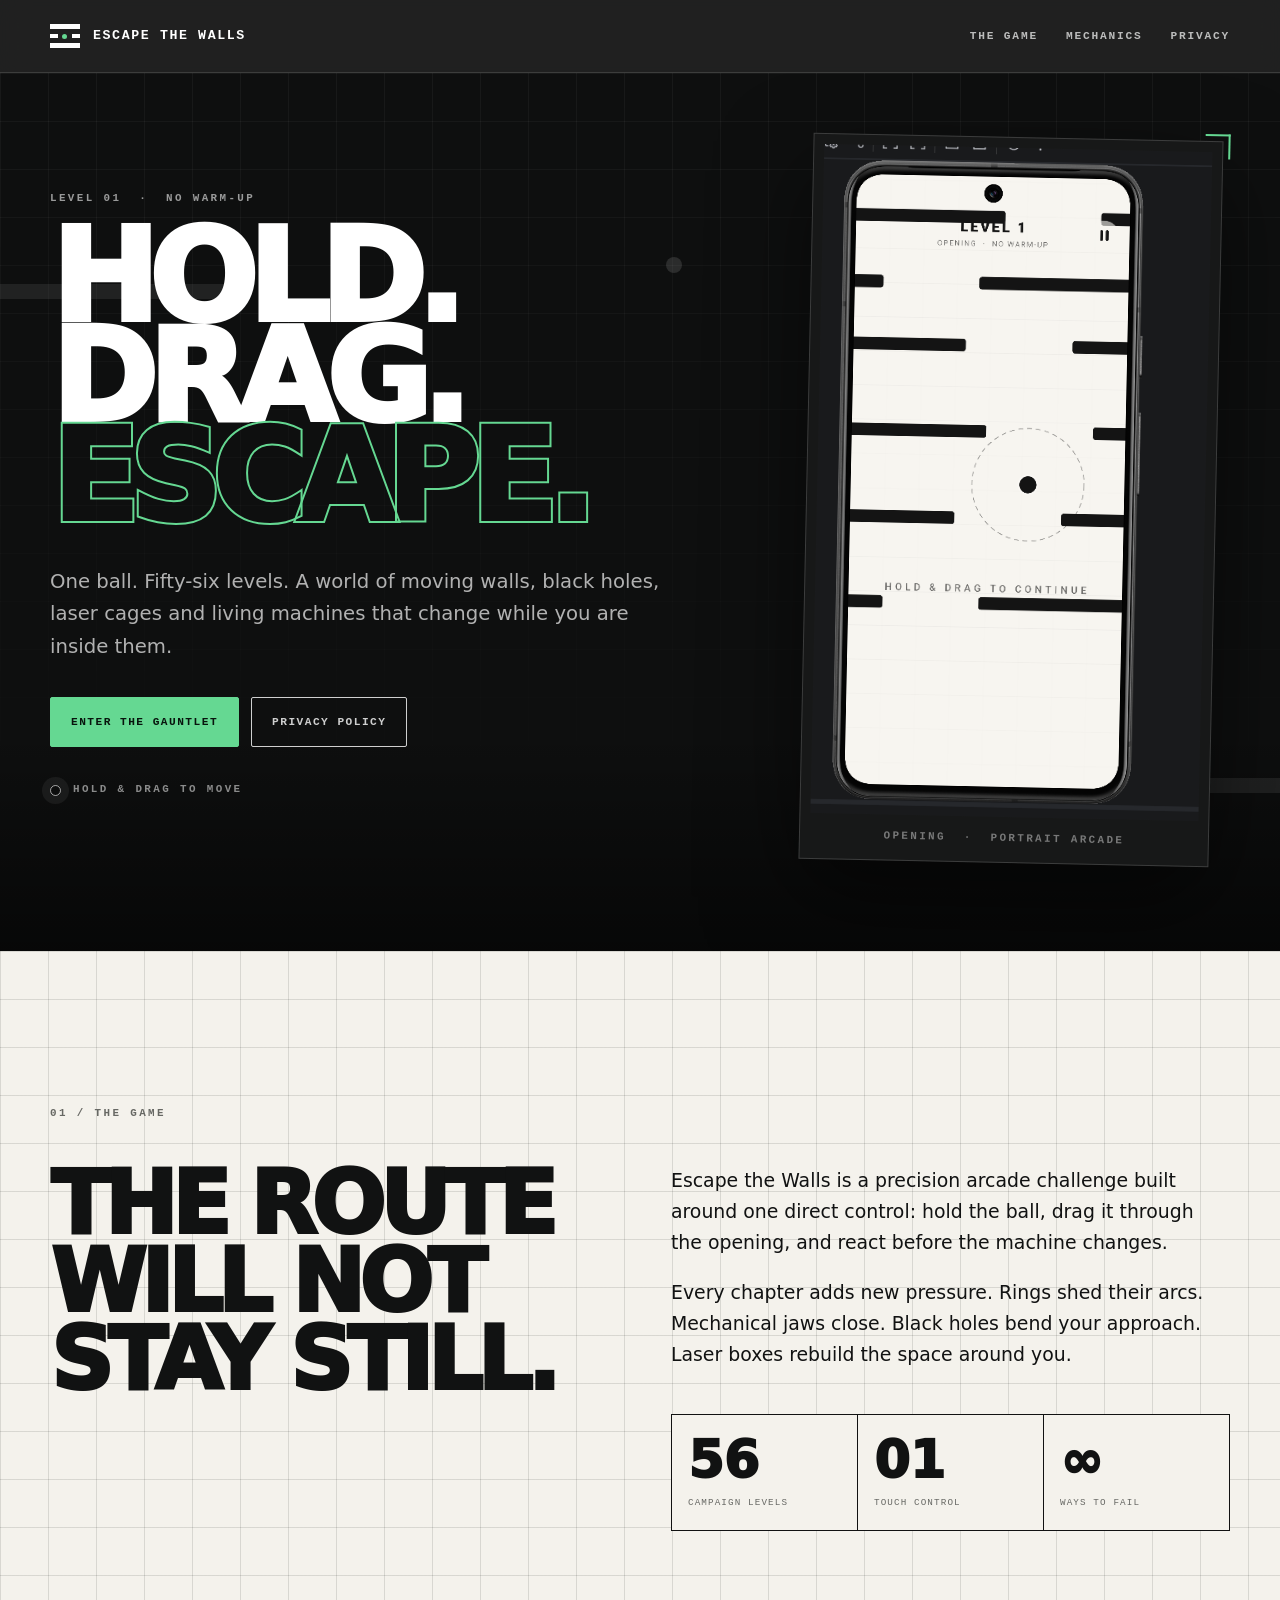
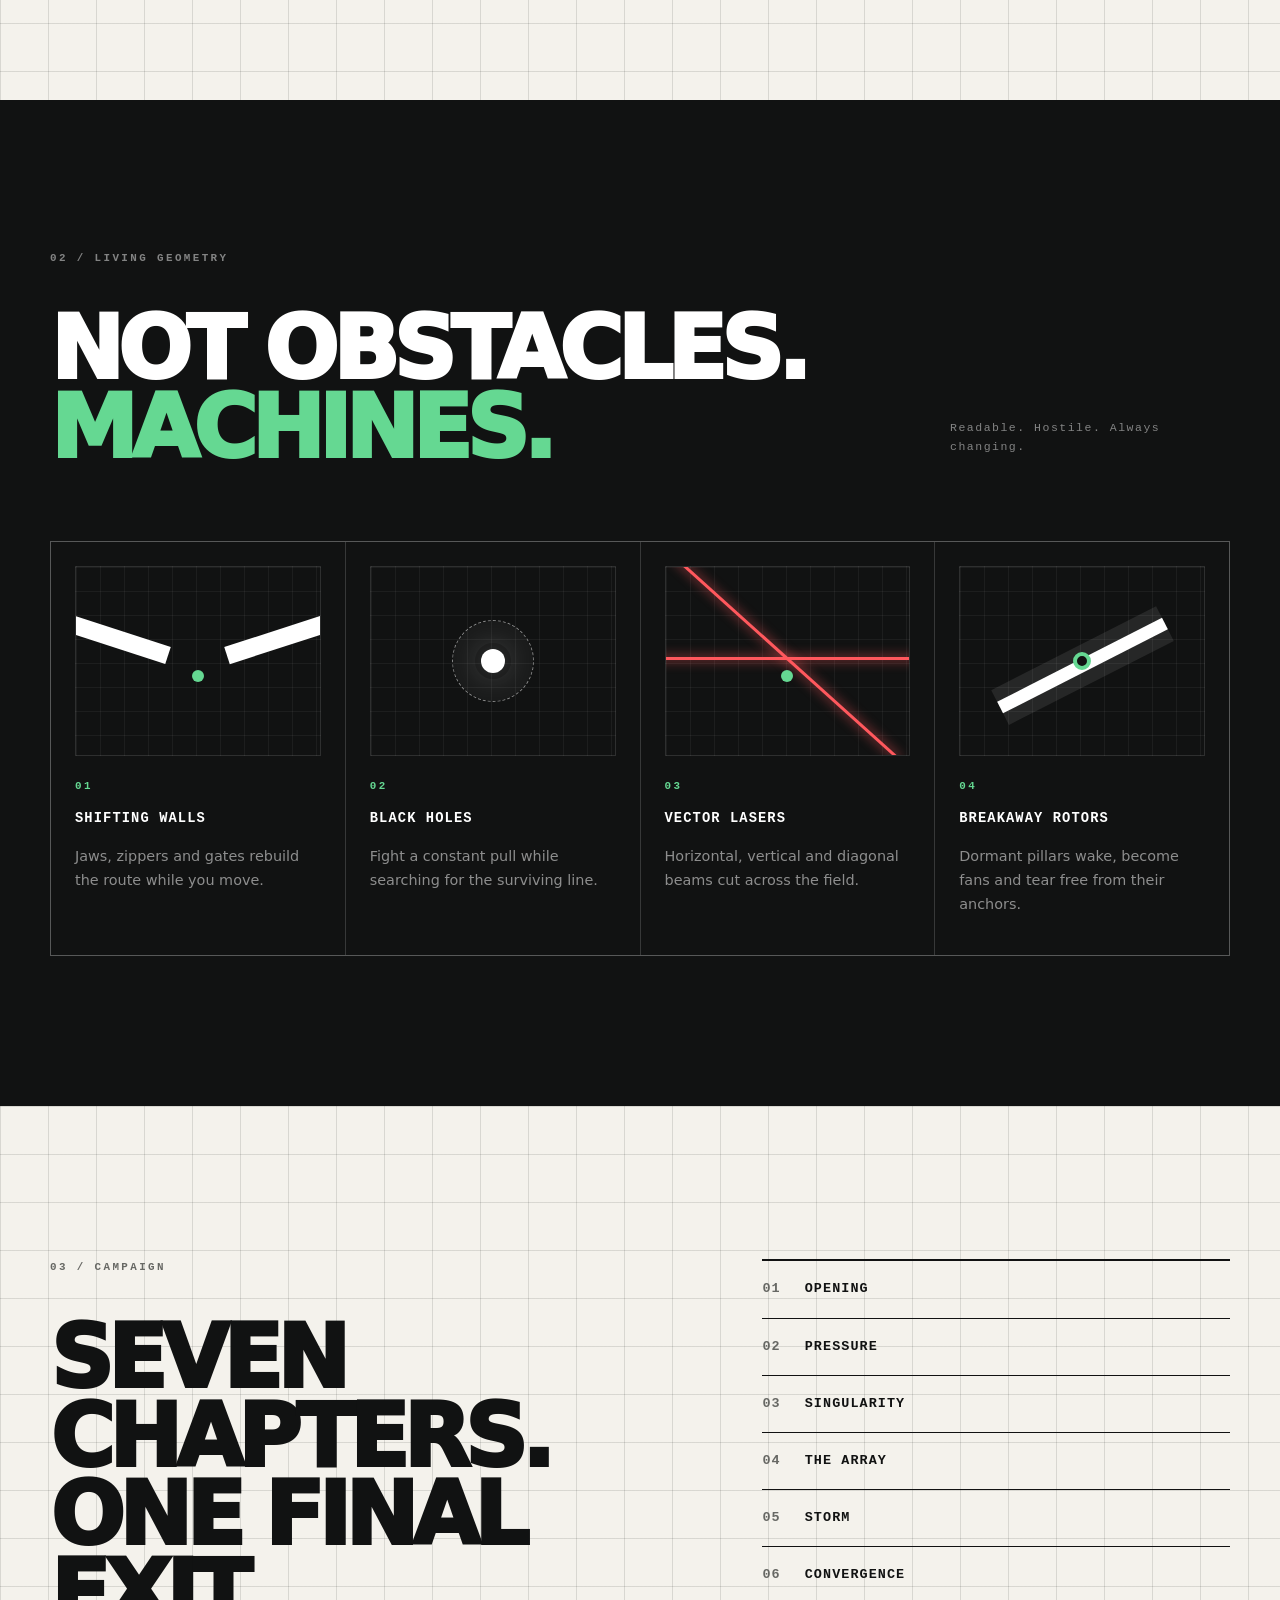
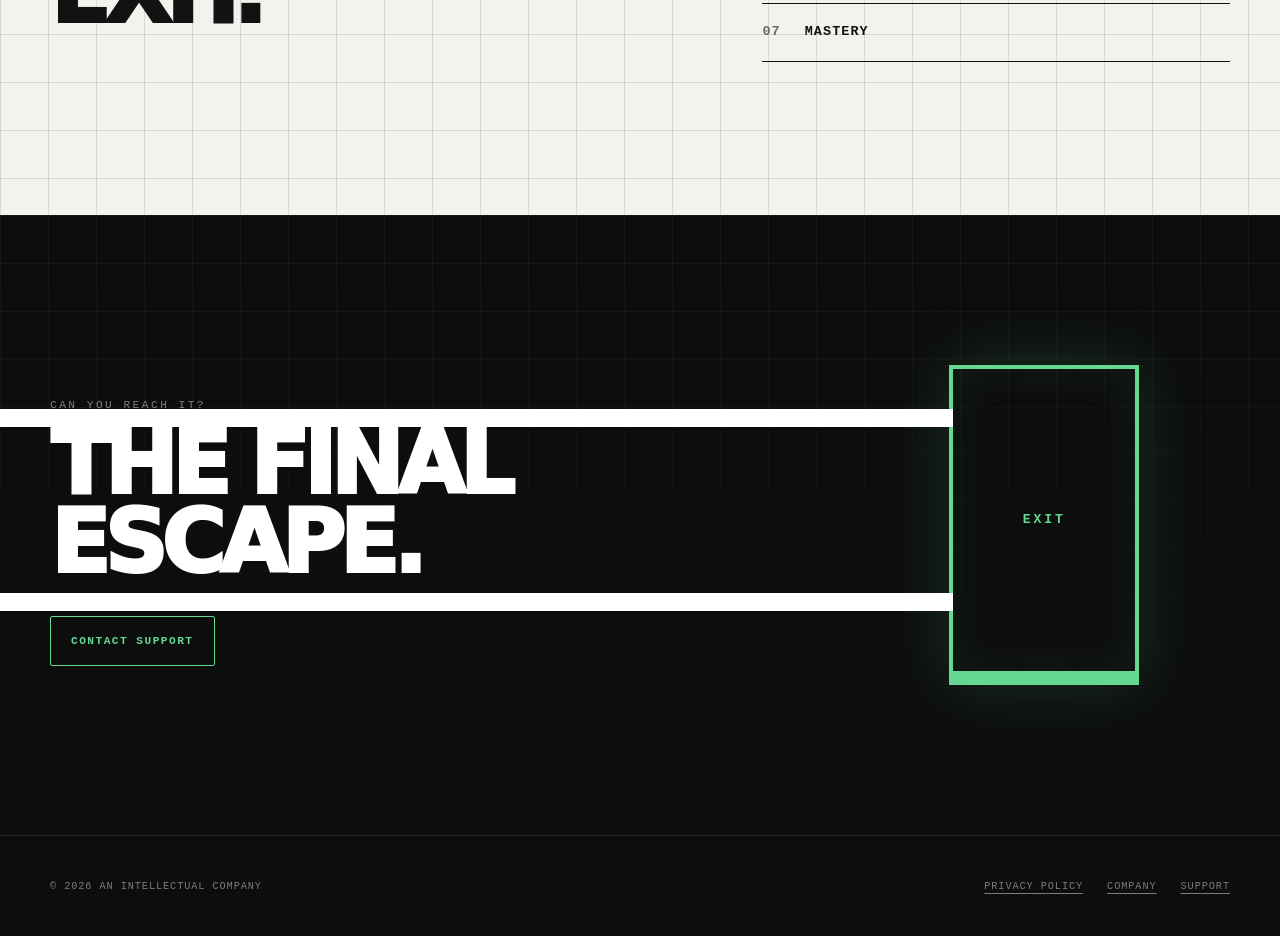
<file: index.html>
<!doctype html>
<html lang="en">
<head>
  <meta charset="utf-8">
  <meta name="viewport" content="width=device-width, initial-scale=1">
  <meta name="theme-color" content="#0e0f0f">
  <meta name="description" content="Escape the Walls is a fast, minimalist arcade game. Hold, drag, and survive living geometric machinery across 56 levels.">
  <title>Escape the Walls | Hold. Drag. Escape.</title>
  <link rel="stylesheet" href="styles.css">
</head>
<body class="home-page">
  <header class="site-header dark-header">
    <div class="wide-container header-content">
      <a class="brand" href="index.html" aria-label="Escape the Walls home">
        <span class="brand-glyph" aria-hidden="true">
          <span class="glyph-ball"></span>
        </span>
        <span>ESCAPE THE WALLS</span>
      </a>
      <nav class="main-nav" aria-label="Main navigation">
        <a href="#game">THE GAME</a>
        <a href="#mechanics">MECHANICS</a>
        <a href="privacy_policy.html">PRIVACY</a>
      </nav>
    </div>
  </header>

  <main>
    <section class="hero" aria-labelledby="hero-title">
      <div class="hero-grid" aria-hidden="true"></div>
      <div class="hero-wall hero-wall-a" aria-hidden="true"></div>
      <div class="hero-wall hero-wall-b" aria-hidden="true"></div>
      <div class="hero-ball" aria-hidden="true"></div>

      <div class="wide-container hero-layout">
        <div class="hero-copy">
          <p class="level-label">LEVEL 01 &nbsp;&middot;&nbsp; NO WARM-UP</p>
          <h1 id="hero-title">HOLD.<br>DRAG.<br><span>ESCAPE.</span></h1>
          <p class="hero-intro">
            One ball. Fifty-six levels. A world of moving walls, black holes,
            laser cages and living machines that change while you are inside them.
          </p>
          <div class="hero-actions">
            <a class="button button-primary" href="#game">ENTER THE GAUNTLET</a>
            <a class="button button-ghost" href="privacy_policy.html">PRIVACY POLICY</a>
          </div>
          <p class="control-line"><span class="control-dot"></span> HOLD &amp; DRAG TO MOVE</p>
        </div>

        <figure class="game-frame">
          <div class="frame-corner frame-corner-top"></div>
          <img src="assets/gameplay.png" alt="Escape the Walls gameplay showing the ball between shifting black walls">
          <figcaption>OPENING &nbsp;&middot;&nbsp; PORTRAIT ARCADE</figcaption>
        </figure>
      </div>
    </section>

    <section id="game" class="manifesto paper-section">
      <div class="wide-container">
        <div class="section-index">01 / THE GAME</div>
        <div class="manifesto-grid">
          <h2>THE ROUTE<br>WILL NOT<br>STAY STILL.</h2>
          <div class="manifesto-copy">
            <p>
              Escape the Walls is a precision arcade challenge built around one direct control:
              hold the ball, drag it through the opening, and react before the machine changes.
            </p>
            <p>
              Every chapter adds new pressure. Rings shed their arcs. Mechanical jaws close.
              Black holes bend your approach. Laser boxes rebuild the space around you.
            </p>
            <dl class="game-stats">
              <div><dt>56</dt><dd>CAMPAIGN LEVELS</dd></div>
              <div><dt>01</dt><dd>TOUCH CONTROL</dd></div>
              <div><dt>&infin;</dt><dd>WAYS TO FAIL</dd></div>
            </dl>
          </div>
        </div>
      </div>
    </section>

    <section id="mechanics" class="mechanics dark-section">
      <div class="wide-container">
        <div class="section-index light-index">02 / LIVING GEOMETRY</div>
        <div class="section-heading-row">
          <h2>NOT OBSTACLES.<br><span>MACHINES.</span></h2>
          <p>Readable. Hostile. Always changing.</p>
        </div>

        <div class="mechanic-grid">
          <article class="mechanic-card">
            <div class="mechanic-visual jaw-visual" aria-hidden="true"><i></i><i></i><b></b></div>
            <p class="card-number">01</p>
            <h3>SHIFTING WALLS</h3>
            <p>Jaws, zippers and gates rebuild the route while you move.</p>
          </article>
          <article class="mechanic-card">
            <div class="mechanic-visual well-visual" aria-hidden="true"><i></i><b></b></div>
            <p class="card-number">02</p>
            <h3>BLACK HOLES</h3>
            <p>Fight a constant pull while searching for the surviving line.</p>
          </article>
          <article class="mechanic-card">
            <div class="mechanic-visual laser-visual" aria-hidden="true"><i></i><i></i><b></b></div>
            <p class="card-number">03</p>
            <h3>VECTOR LASERS</h3>
            <p>Horizontal, vertical and diagonal beams cut across the field.</p>
          </article>
          <article class="mechanic-card">
            <div class="mechanic-visual rotor-visual" aria-hidden="true"><i></i><b></b></div>
            <p class="card-number">04</p>
            <h3>BREAKAWAY ROTORS</h3>
            <p>Dormant pillars wake, become fans and tear free from their anchors.</p>
          </article>
        </div>
      </div>
    </section>

    <section class="chapters paper-section">
      <div class="wide-container chapter-layout">
        <div>
          <div class="section-index">03 / CAMPAIGN</div>
          <h2>SEVEN CHAPTERS.<br>ONE FINAL EXIT.</h2>
        </div>
        <ol class="chapter-list">
          <li><span>01</span> OPENING</li>
          <li><span>02</span> PRESSURE</li>
          <li><span>03</span> SINGULARITY</li>
          <li><span>04</span> THE ARRAY</li>
          <li><span>05</span> STORM</li>
          <li><span>06</span> CONVERGENCE</li>
          <li><span>07</span> MASTERY</li>
        </ol>
      </div>
    </section>

    <section class="exit-section">
      <div class="exit-grid" aria-hidden="true"></div>
      <div class="exit-door" aria-hidden="true"><span>EXIT</span></div>
      <div class="wide-container exit-copy">
        <p>CAN YOU REACH IT?</p>
        <h2>THE FINAL<br>ESCAPE.</h2>
        <a class="button button-exit" href="mailto:anintellectualcompany.contact@gmail.com">CONTACT SUPPORT</a>
      </div>
    </section>
  </main>

  <footer class="home-footer">
    <div class="wide-container footer-layout">
      <p>&copy; 2026 AN INTELLECTUAL COMPANY</p>
      <div>
        <a href="privacy_policy.html">PRIVACY POLICY</a>
        <a href="https://anintellectualcompany.com/">COMPANY</a>
        <a href="mailto:anintellectualcompany.contact@gmail.com">SUPPORT</a>
      </div>
    </div>
  </footer>
</body>
</html>
</file>
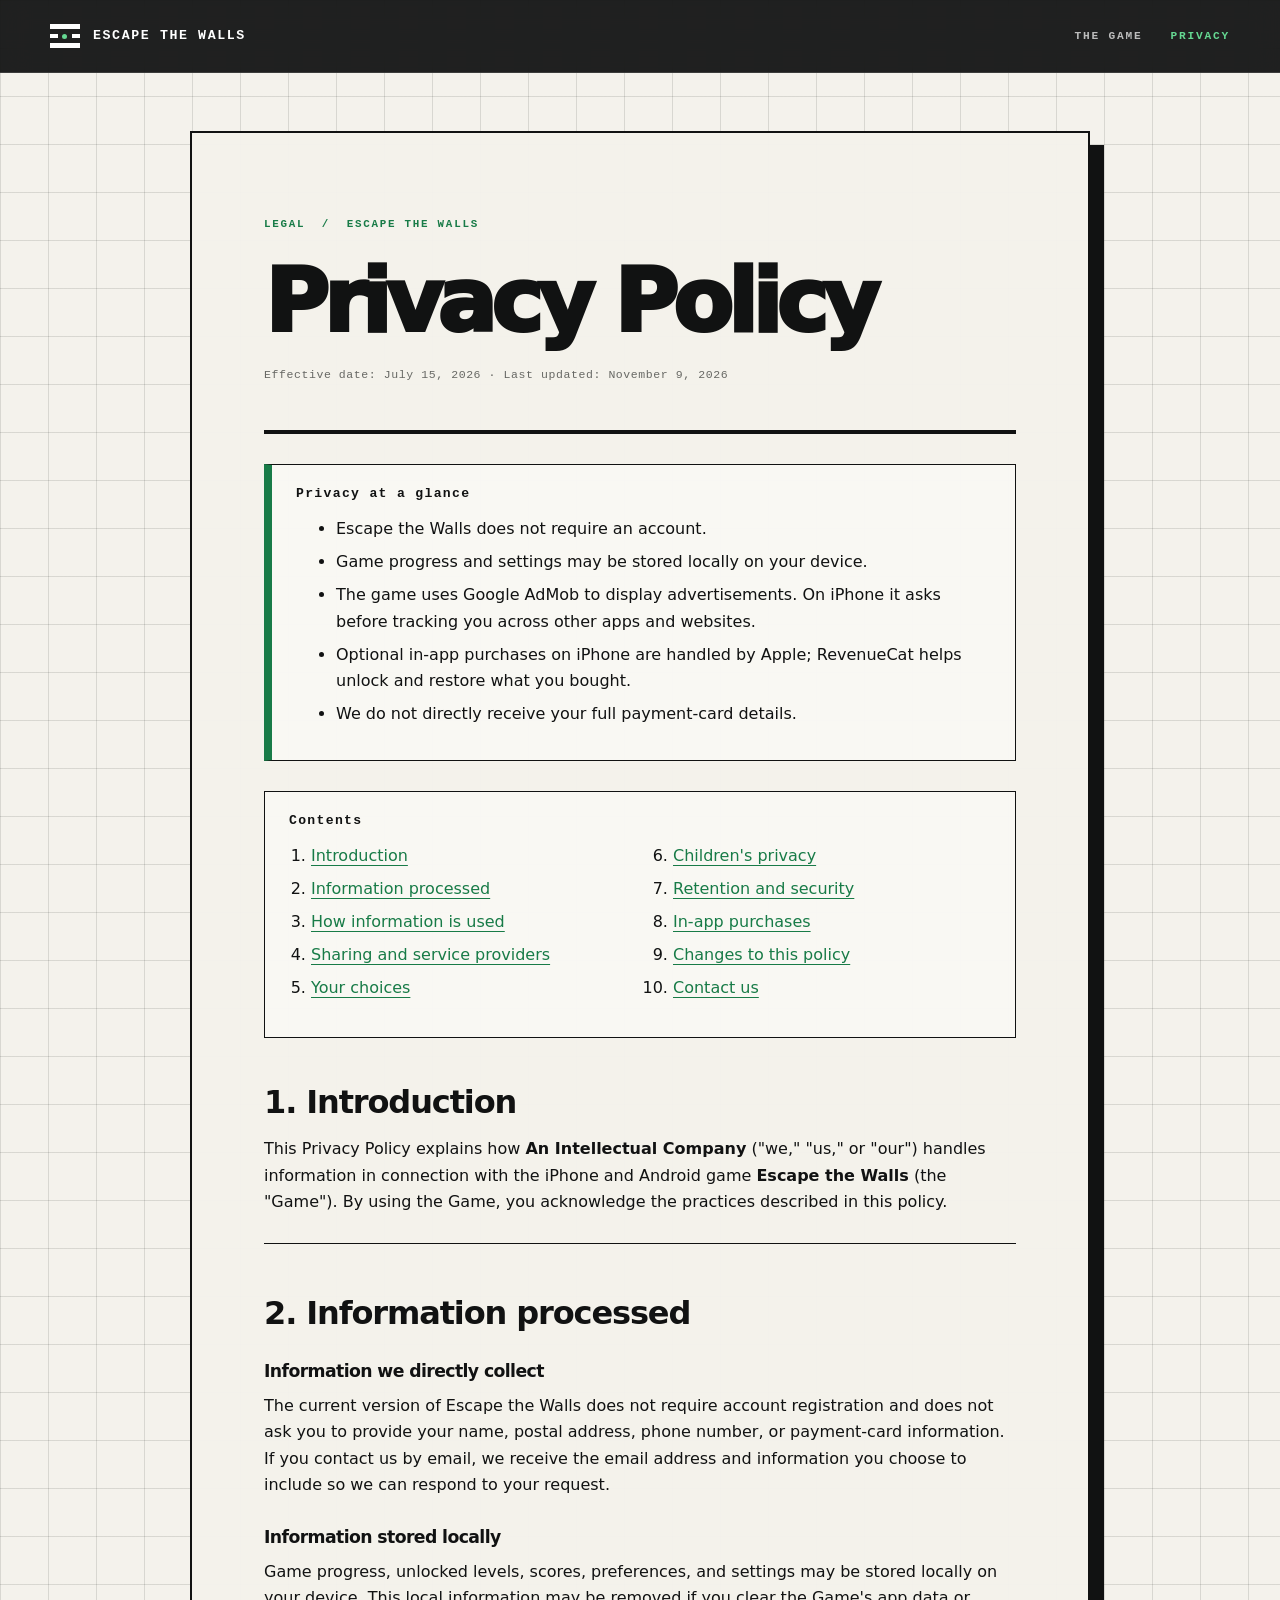
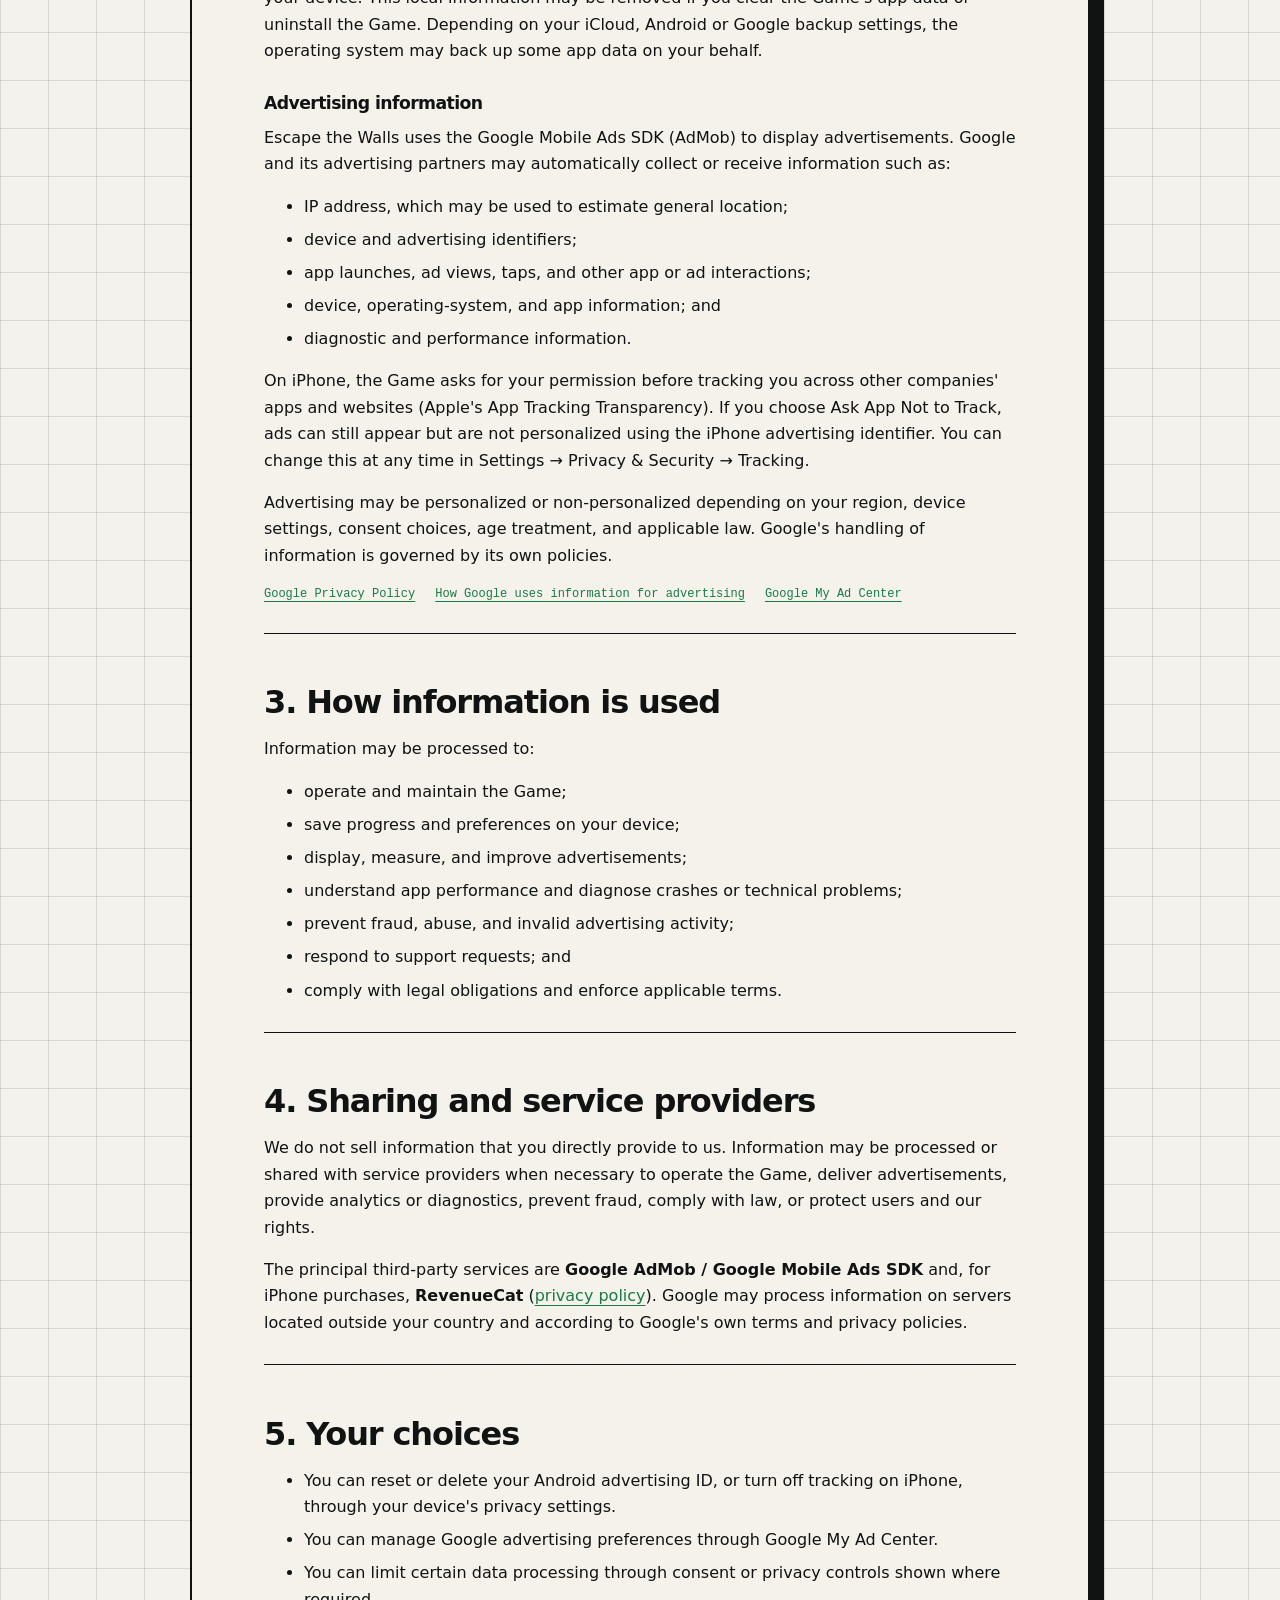
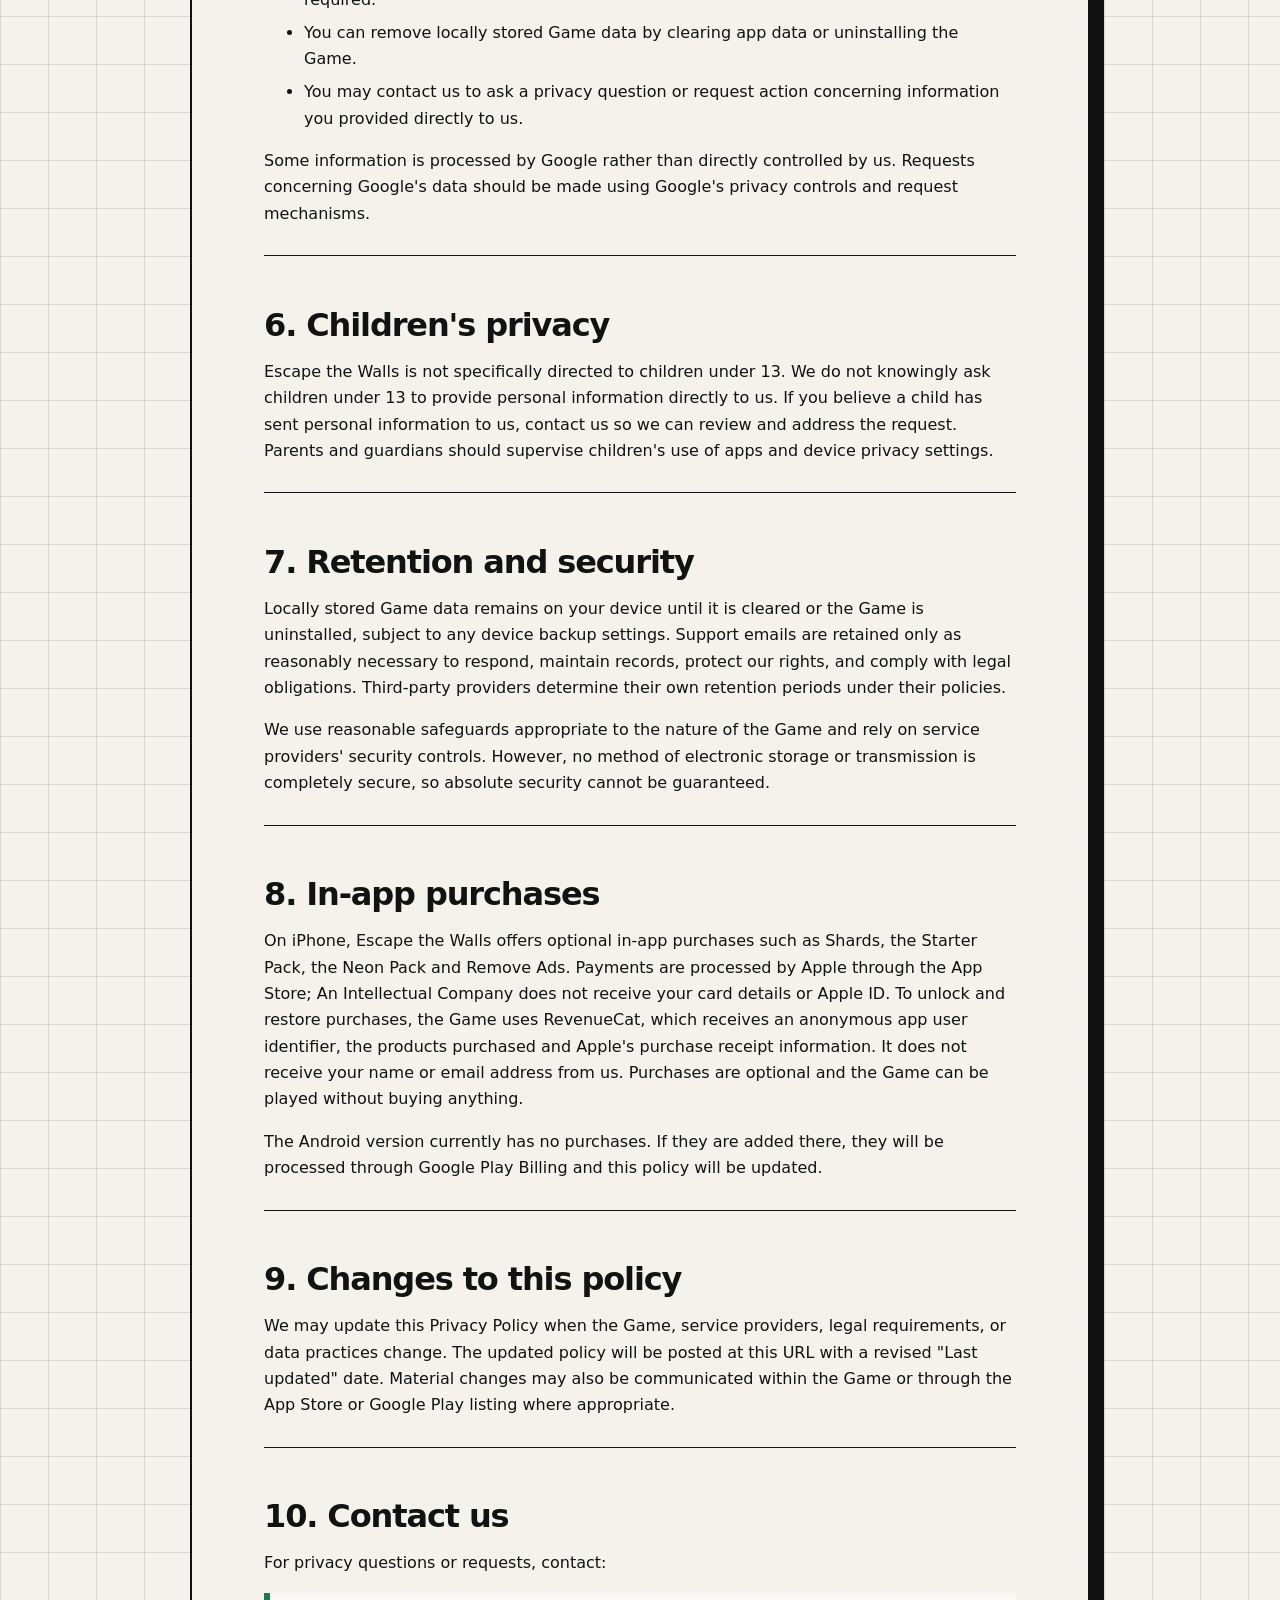
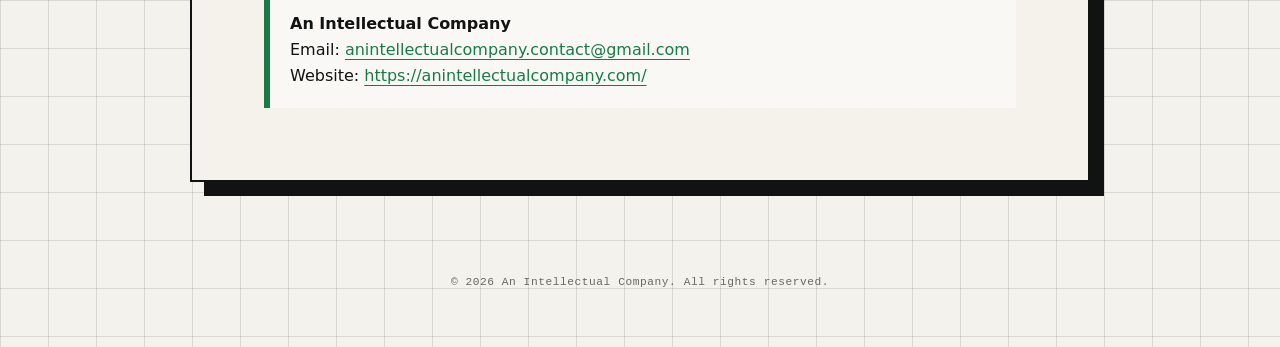
<file: privacy_policy.html>
<!doctype html>
<html lang="en">
<head>
  <meta charset="utf-8">
  <meta name="viewport" content="width=device-width, initial-scale=1">
  <meta name="theme-color" content="#0e0f0f">
  <meta name="description" content="Privacy Policy for the Escape the Walls iPhone and Android game by An Intellectual Company.">
  <title>Privacy Policy | Escape the Walls</title>
  <link rel="stylesheet" href="styles.css">
</head>
<body class="policy-page">
  <header class="site-header dark-header">
    <div class="wide-container header-content">
      <a class="brand" href="index.html" aria-label="Escape the Walls home">
        <span class="brand-glyph" aria-hidden="true"><span class="glyph-ball"></span></span>
        <span>ESCAPE THE WALLS</span>
      </a>
      <nav class="main-nav" aria-label="Main navigation">
        <a href="index.html">THE GAME</a>
        <a class="active" href="privacy_policy.html">PRIVACY</a>
      </nav>
    </div>
  </header>

  <main id="top" class="container policy-main">
    <article class="policy-card">
      <div class="policy-heading">
        <p class="eyebrow">LEGAL &nbsp;/&nbsp; ESCAPE THE WALLS</p>
        <h1>Privacy Policy</h1>
        <p class="updated">Effective date: July 15, 2026 &middot; Last updated: November 9, 2026</p>
      </div>

      <div class="summary" role="note" aria-label="Privacy summary">
        <h2>Privacy at a glance</h2>
        <ul>
          <li>Escape the Walls does not require an account.</li>
          <li>Game progress and settings may be stored locally on your device.</li>
          <li>The game uses Google AdMob to display advertisements. On iPhone it asks before tracking you across other apps and websites.</li>
          <li>Optional in-app purchases on iPhone are handled by Apple; RevenueCat helps unlock and restore what you bought.</li>
          <li>We do not directly receive your full payment-card details.</li>
        </ul>
      </div>

      <nav class="contents" aria-label="Privacy policy sections">
        <h2>Contents</h2>
        <ol>
          <li><a href="#introduction">Introduction</a></li>
          <li><a href="#information">Information processed</a></li>
          <li><a href="#use">How information is used</a></li>
          <li><a href="#sharing">Sharing and service providers</a></li>
          <li><a href="#choices">Your choices</a></li>
          <li><a href="#children">Children's privacy</a></li>
          <li><a href="#retention">Retention and security</a></li>
          <li><a href="#purchases">In-app purchases</a></li>
          <li><a href="#changes">Changes to this policy</a></li>
          <li><a href="#contact">Contact us</a></li>
        </ol>
      </nav>

      <section id="introduction">
        <h2>1. Introduction</h2>
        <p>
          This Privacy Policy explains how <strong>An Intellectual Company</strong> ("we," "us," or "our")
          handles information in connection with the iPhone and Android game <strong>Escape the Walls</strong> (the "Game").
          By using the Game, you acknowledge the practices described in this policy.
        </p>
      </section>

      <section id="information">
        <h2>2. Information processed</h2>

        <h3>Information we directly collect</h3>
        <p>
          The current version of Escape the Walls does not require account registration and does not ask you
          to provide your name, postal address, phone number, or payment-card information. If you contact us by
          email, we receive the email address and information you choose to include so we can respond to your request.
        </p>

        <h3>Information stored locally</h3>
        <p>
          Game progress, unlocked levels, scores, preferences, and settings may be stored locally on your device.
          This local information may be removed if you clear the Game's app data or uninstall the Game. Depending on
          your iCloud, Android or Google backup settings, the operating system may back up some app data on your behalf.
        </p>

        <h3>Advertising information</h3>
        <p>
          Escape the Walls uses the Google Mobile Ads SDK (AdMob) to display advertisements. Google and its advertising
          partners may automatically collect or receive information such as:
        </p>
        <ul>
          <li>IP address, which may be used to estimate general location;</li>
          <li>device and advertising identifiers;</li>
          <li>app launches, ad views, taps, and other app or ad interactions;</li>
          <li>device, operating-system, and app information; and</li>
          <li>diagnostic and performance information.</li>
        </ul>
        <p>
          On iPhone, the Game asks for your permission before tracking you across other companies' apps and websites
          (Apple's App Tracking Transparency). If you choose Ask App Not to Track, ads can still appear but are not
          personalized using the iPhone advertising identifier. You can change this at any time in
          Settings &rarr; Privacy &amp; Security &rarr; Tracking.
        </p>
        <p>
          Advertising may be personalized or non-personalized depending on your region, device settings, consent
          choices, age treatment, and applicable law. Google's handling of information is governed by its own policies.
        </p>
        <p class="link-row">
          <a href="https://policies.google.com/privacy">Google Privacy Policy</a>
          <a href="https://policies.google.com/technologies/ads">How Google uses information for advertising</a>
          <a href="https://myadcenter.google.com/">Google My Ad Center</a>
        </p>
      </section>

      <section id="use">
        <h2>3. How information is used</h2>
        <p>Information may be processed to:</p>
        <ul>
          <li>operate and maintain the Game;</li>
          <li>save progress and preferences on your device;</li>
          <li>display, measure, and improve advertisements;</li>
          <li>understand app performance and diagnose crashes or technical problems;</li>
          <li>prevent fraud, abuse, and invalid advertising activity;</li>
          <li>respond to support requests; and</li>
          <li>comply with legal obligations and enforce applicable terms.</li>
        </ul>
      </section>

      <section id="sharing">
        <h2>4. Sharing and service providers</h2>
        <p>
          We do not sell information that you directly provide to us. Information may be processed or shared with
          service providers when necessary to operate the Game, deliver advertisements, provide analytics or diagnostics,
          prevent fraud, comply with law, or protect users and our rights.
        </p>
        <p>
          The principal third-party services are <strong>Google AdMob / Google Mobile Ads SDK</strong> and, for iPhone
          purchases, <strong>RevenueCat</strong> (<a href="https://www.revenuecat.com/privacy">privacy policy</a>).
          Google may process information on servers located outside your country and according to Google's own terms
          and privacy policies.
        </p>
      </section>

      <section id="choices">
        <h2>5. Your choices</h2>
        <ul>
          <li>You can reset or delete your Android advertising ID, or turn off tracking on iPhone, through your device's privacy settings.</li>
          <li>You can manage Google advertising preferences through Google My Ad Center.</li>
          <li>You can limit certain data processing through consent or privacy controls shown where required.</li>
          <li>You can remove locally stored Game data by clearing app data or uninstalling the Game.</li>
          <li>You may contact us to ask a privacy question or request action concerning information you provided directly to us.</li>
        </ul>
        <p>
          Some information is processed by Google rather than directly controlled by us. Requests concerning Google's
          data should be made using Google's privacy controls and request mechanisms.
        </p>
      </section>

      <section id="children">
        <h2>6. Children's privacy</h2>
        <p>
          Escape the Walls is not specifically directed to children under 13. We do not knowingly ask children under 13
          to provide personal information directly to us. If you believe a child has sent personal information to us,
          contact us so we can review and address the request. Parents and guardians should supervise children's use of
          apps and device privacy settings.
        </p>
      </section>

      <section id="retention">
        <h2>7. Retention and security</h2>
        <p>
          Locally stored Game data remains on your device until it is cleared or the Game is uninstalled, subject to any
          device backup settings. Support emails are retained only as reasonably necessary to respond, maintain records,
          protect our rights, and comply with legal obligations. Third-party providers determine their own retention
          periods under their policies.
        </p>
        <p>
          We use reasonable safeguards appropriate to the nature of the Game and rely on service providers' security
          controls. However, no method of electronic storage or transmission is completely secure, so absolute security
          cannot be guaranteed.
        </p>
      </section>

      <section id="purchases">
        <h2>8. In-app purchases</h2>
        <p>
          On iPhone, Escape the Walls offers optional in-app purchases such as Shards, the Starter Pack, the Neon Pack
          and Remove Ads. Payments are processed by Apple through the App Store; An Intellectual Company does not receive
          your card details or Apple ID. To unlock and restore purchases, the Game uses RevenueCat, which receives an
          anonymous app user identifier, the products purchased and Apple's purchase receipt information. It does not
          receive your name or email address from us. Purchases are optional and the Game can be played without buying anything.
        </p>
        <p>
          The Android version currently has no purchases. If they are added there, they will be processed through Google
          Play Billing and this policy will be updated.
        </p>
      </section>

      <section id="changes">
        <h2>9. Changes to this policy</h2>
        <p>
          We may update this Privacy Policy when the Game, service providers, legal requirements, or data practices change.
          The updated policy will be posted at this URL with a revised "Last updated" date. Material changes may also be
          communicated within the Game or through the App Store or Google Play listing where appropriate.
        </p>
      </section>

      <section id="contact">
        <h2>10. Contact us</h2>
        <p>For privacy questions or requests, contact:</p>
        <address>
          <strong>An Intellectual Company</strong><br>
          Email: <a href="mailto:anintellectualcompany.contact@gmail.com">anintellectualcompany.contact@gmail.com</a><br>
          Website: <a href="https://anintellectualcompany.com/">https://anintellectualcompany.com/</a>
        </address>
      </section>
    </article>
  </main>

  <footer class="site-footer policy-footer">
    <div class="container">
      <p>&copy; 2026 An Intellectual Company. All rights reserved.</p>
    </div>
  </footer>
</body>
</html>
</file>
<file: styles.css>
:root {
  --paper: #f4f2ec;
  --paper-deep: #e9e6de;
  --ink: #111212;
  --ink-soft: #1a1b1b;
  --line: rgba(17, 18, 18, 0.12);
  --muted: #676864;
  --exit: #65d892;
  --exit-dark: #187b47;
  --laser: #ff585d;
  --wide: 1180px;
  --mono: "SFMono-Regular", Consolas, "Liberation Mono", Menlo, monospace;
  --sans: Inter, ui-sans-serif, system-ui, -apple-system, BlinkMacSystemFont, "Segoe UI", sans-serif;
}

* {
  box-sizing: border-box;
}

html {
  scroll-behavior: smooth;
}

body {
  margin: 0;
  background: var(--paper);
  color: var(--ink);
  font-family: var(--sans);
  line-height: 1.65;
  text-rendering: optimizeLegibility;
}

a {
  color: inherit;
  text-decoration-thickness: 1px;
  text-underline-offset: 4px;
}

.wide-container,
.container {
  width: min(calc(100% - 40px), var(--wide));
  margin-inline: auto;
}

.container {
  max-width: 900px;
}

.site-header {
  position: sticky;
  top: 0;
  z-index: 50;
  border-bottom: 1px solid rgba(255, 255, 255, 0.13);
}

.dark-header {
  background: rgba(14, 15, 15, 0.92);
  color: #fff;
  backdrop-filter: blur(14px);
}

.header-content {
  min-height: 72px;
  display: flex;
  align-items: center;
  justify-content: space-between;
  gap: 30px;
}

.brand {
  display: inline-flex;
  align-items: center;
  gap: 13px;
  color: inherit;
  font-family: var(--mono);
  font-size: 0.83rem;
  font-weight: 800;
  letter-spacing: 0.12em;
  text-decoration: none;
}

.brand-glyph {
  position: relative;
  width: 30px;
  height: 24px;
  border-top: 5px solid currentColor;
  border-bottom: 5px solid currentColor;
}

.brand-glyph::before,
.brand-glyph::after {
  content: "";
  position: absolute;
  top: 5px;
  width: 8px;
  height: 4px;
  background: currentColor;
}

.brand-glyph::before {
  left: 0;
}

.brand-glyph::after {
  right: 0;
}

.glyph-ball {
  position: absolute;
  top: 5px;
  left: 12px;
  width: 5px;
  height: 5px;
  border-radius: 50%;
  background: var(--exit);
}

.main-nav {
  display: flex;
  align-items: center;
  gap: 28px;
}

.main-nav a {
  color: rgba(255, 255, 255, 0.7);
  font-family: var(--mono);
  font-size: 0.7rem;
  font-weight: 700;
  letter-spacing: 0.16em;
  text-decoration: none;
}

.main-nav a:hover,
.main-nav a.active {
  color: var(--exit);
}

/* Home */
.hero {
  position: relative;
  min-height: 790px;
  overflow: hidden;
  background: #0e0f0f;
  color: #fff;
}

.hero-grid,
.exit-grid {
  position: absolute;
  inset: 0;
  background-image:
    linear-gradient(rgba(255, 255, 255, 0.045) 1px, transparent 1px),
    linear-gradient(90deg, rgba(255, 255, 255, 0.045) 1px, transparent 1px);
  background-size: 48px 48px;
  mask-image: linear-gradient(to bottom, black, transparent 88%);
}

.hero::after {
  content: "";
  position: absolute;
  inset: auto 0 0;
  height: 220px;
  background: linear-gradient(transparent, rgba(0, 0, 0, 0.52));
  pointer-events: none;
}

.hero-layout {
  position: relative;
  z-index: 3;
  min-height: 790px;
  display: grid;
  grid-template-columns: minmax(0, 1.05fr) minmax(310px, 0.72fr);
  align-items: center;
  gap: clamp(42px, 8vw, 110px);
  padding-block: 64px 88px;
}

.hero-copy {
  position: relative;
  z-index: 2;
}

.level-label,
.section-index,
.control-line,
.game-frame figcaption,
.card-number {
  font-family: var(--mono);
  font-size: 0.68rem;
  font-weight: 700;
  letter-spacing: 0.22em;
}

.level-label {
  margin: 0 0 20px;
  color: rgba(255, 255, 255, 0.58);
}

.hero h1 {
  margin: 0;
  font-size: clamp(4rem, 10vw, 8.9rem);
  font-weight: 950;
  letter-spacing: -0.075em;
  line-height: 0.78;
}

.hero h1 span {
  color: transparent;
  -webkit-text-stroke: 2px var(--exit);
}

.hero-intro {
  max-width: 610px;
  margin: 38px 0 0;
  color: rgba(255, 255, 255, 0.68);
  font-size: clamp(1rem, 1.8vw, 1.23rem);
}

.hero-actions {
  display: flex;
  flex-wrap: wrap;
  gap: 12px;
  margin-top: 34px;
}

.button {
  min-height: 50px;
  display: inline-flex;
  align-items: center;
  justify-content: center;
  padding: 13px 20px;
  border: 1px solid currentColor;
  border-radius: 2px;
  font-family: var(--mono);
  font-size: 0.7rem;
  font-weight: 800;
  letter-spacing: 0.13em;
  text-decoration: none;
  transition: transform 160ms ease, background 160ms ease, color 160ms ease;
}

.button:hover {
  transform: translateY(-2px);
}

.button-primary {
  border-color: var(--exit);
  background: var(--exit);
  color: #08140d;
}

.button-ghost {
  color: rgba(255, 255, 255, 0.8);
}

.control-line {
  display: flex;
  align-items: center;
  gap: 12px;
  margin-top: 34px;
  color: rgba(255, 255, 255, 0.52);
}

.control-dot {
  width: 11px;
  height: 11px;
  border: 1px solid rgba(255, 255, 255, 0.62);
  border-radius: 50%;
  box-shadow: 0 0 0 8px rgba(255, 255, 255, 0.06);
}

.game-frame {
  position: relative;
  width: min(100%, 410px);
  margin: 0 auto;
  padding: 10px;
  border: 1px solid rgba(255, 255, 255, 0.16);
  background: #171818;
  box-shadow: 0 38px 90px rgba(0, 0, 0, 0.5);
  transform: rotate(1.2deg);
}

.game-frame img {
  display: block;
  width: 100%;
  height: auto;
}

.game-frame figcaption {
  padding: 13px 8px 4px;
  color: rgba(255, 255, 255, 0.42);
  text-align: center;
}

.frame-corner {
  position: absolute;
  z-index: 2;
  width: 25px;
  height: 25px;
  border-color: var(--exit);
}

.frame-corner-top {
  top: -8px;
  right: -8px;
  border-top: 2px solid var(--exit);
  border-right: 2px solid var(--exit);
}

.hero-wall {
  position: absolute;
  z-index: 1;
  height: 15px;
  background: rgba(255, 255, 255, 0.08);
}

.hero-wall-a {
  top: 24%;
  left: 0;
  width: 19%;
}

.hero-wall-b {
  right: 0;
  bottom: 18%;
  width: 25%;
}

.hero-ball {
  position: absolute;
  left: 52%;
  top: 21%;
  width: 16px;
  height: 16px;
  border-radius: 50%;
  background: #fff;
  opacity: 0.12;
}

.paper-section {
  position: relative;
  background-color: var(--paper);
  background-image:
    linear-gradient(var(--line) 1px, transparent 1px),
    linear-gradient(90deg, var(--line) 1px, transparent 1px);
  background-size: 48px 48px;
}

.manifesto,
.chapters {
  padding-block: clamp(90px, 12vw, 160px);
}

.section-index {
  margin-bottom: 42px;
  color: var(--muted);
}

.manifesto-grid {
  display: grid;
  grid-template-columns: 0.95fr 1.05fr;
  gap: clamp(40px, 9vw, 130px);
  align-items: start;
}

.manifesto h2,
.chapters h2,
.mechanics h2,
.exit-copy h2 {
  margin: 0;
  font-size: clamp(2.7rem, 6.8vw, 6.6rem);
  font-weight: 950;
  letter-spacing: -0.065em;
  line-height: 0.9;
}

.manifesto-copy > p {
  max-width: 610px;
  margin-top: 0;
  font-size: clamp(1rem, 1.7vw, 1.18rem);
}

.game-stats {
  display: grid;
  grid-template-columns: repeat(3, 1fr);
  gap: 1px;
  margin-top: 44px;
  background: var(--ink);
  border: 1px solid var(--ink);
}

.game-stats div {
  padding: 20px 16px;
  background: var(--paper);
}

.game-stats dt {
  font-size: clamp(2rem, 4vw, 3.5rem);
  font-weight: 950;
  line-height: 1;
}

.game-stats dd {
  margin: 8px 0 0;
  color: var(--muted);
  font-family: var(--mono);
  font-size: 0.58rem;
  letter-spacing: 0.12em;
}

.dark-section {
  background: var(--ink);
  color: #fff;
}

.mechanics {
  padding-block: clamp(90px, 12vw, 150px);
}

.light-index {
  color: rgba(255, 255, 255, 0.48);
}

.section-heading-row {
  display: flex;
  align-items: end;
  justify-content: space-between;
  gap: 32px;
}

.mechanics h2 span {
  color: var(--exit);
}

.section-heading-row > p {
  max-width: 280px;
  color: rgba(255, 255, 255, 0.48);
  font-family: var(--mono);
  font-size: 0.72rem;
  letter-spacing: 0.13em;
}

.mechanic-grid {
  display: grid;
  grid-template-columns: repeat(4, 1fr);
  gap: 1px;
  margin-top: 74px;
  border: 1px solid rgba(255, 255, 255, 0.16);
  background: rgba(255, 255, 255, 0.16);
}

.mechanic-card {
  min-height: 390px;
  padding: 24px;
  background: var(--ink);
}

.mechanic-card h3 {
  margin: 12px 0 8px;
  font-family: var(--mono);
  font-size: 0.86rem;
  letter-spacing: 0.08em;
}

.mechanic-card > p:last-child {
  color: rgba(255, 255, 255, 0.52);
  font-size: 0.9rem;
}

.card-number {
  margin: 22px 0 0;
  color: var(--exit);
}

.mechanic-visual {
  position: relative;
  height: 190px;
  overflow: hidden;
  border: 1px solid rgba(255, 255, 255, 0.12);
  background-image:
    linear-gradient(rgba(255, 255, 255, 0.05) 1px, transparent 1px),
    linear-gradient(90deg, rgba(255, 255, 255, 0.05) 1px, transparent 1px);
  background-size: 24px 24px;
}

.jaw-visual i {
  position: absolute;
  top: 48px;
  width: 42%;
  height: 18px;
  background: #fff;
}

.jaw-visual i:first-child {
  left: -5px;
  transform: rotate(18deg);
  transform-origin: left;
}

.jaw-visual i:nth-child(2) {
  right: -5px;
  transform: rotate(-18deg);
  transform-origin: right;
}

.jaw-visual b,
.well-visual b,
.laser-visual b,
.rotor-visual b {
  position: absolute;
  left: 50%;
  top: 58%;
  width: 12px;
  height: 12px;
  border-radius: 50%;
  background: var(--exit);
  transform: translate(-50%, -50%);
}

.well-visual i {
  position: absolute;
  left: 50%;
  top: 50%;
  width: 82px;
  height: 82px;
  border: 1px dashed rgba(255, 255, 255, 0.5);
  border-radius: 50%;
  transform: translate(-50%, -50%);
  box-shadow: inset 0 0 0 22px rgba(255, 255, 255, 0.04);
}

.well-visual b {
  top: 50%;
  width: 24px;
  height: 24px;
  background: #fff;
  box-shadow: 0 0 30px rgba(255, 255, 255, 0.35);
}

.laser-visual i {
  position: absolute;
  left: -12%;
  top: 48%;
  width: 124%;
  height: 3px;
  background: var(--laser);
  box-shadow: 0 0 12px var(--laser);
}

.laser-visual i:nth-child(2) {
  transform: rotate(42deg);
}

.rotor-visual i {
  position: absolute;
  left: 12%;
  top: 49%;
  width: 76%;
  height: 13px;
  background: #fff;
  transform: rotate(-27deg);
  box-shadow: 0 -13px 0 rgba(255, 255, 255, 0.09), 0 13px 0 rgba(255, 255, 255, 0.09);
}

.rotor-visual b {
  top: 50%;
  width: 18px;
  height: 18px;
  background: var(--ink);
  border: 4px solid var(--exit);
}

.chapter-layout {
  display: grid;
  grid-template-columns: 1fr 0.8fr;
  gap: clamp(50px, 10vw, 150px);
}

.chapter-list {
  margin: 0;
  padding: 0;
  border-top: 2px solid var(--ink);
  list-style: none;
}

.chapter-list li {
  display: flex;
  gap: 24px;
  margin: 0;
  padding: 17px 0;
  border-bottom: 1px solid var(--ink);
  font-family: var(--mono);
  font-size: 0.84rem;
  font-weight: 800;
  letter-spacing: 0.08em;
}

.chapter-list span {
  color: var(--muted);
}

.exit-section {
  position: relative;
  min-height: 620px;
  overflow: hidden;
  display: flex;
  align-items: center;
  background: #0c0d0d;
  color: #fff;
}

.exit-copy {
  position: relative;
  z-index: 3;
}

.exit-copy > p {
  font-family: var(--mono);
  font-size: 0.7rem;
  letter-spacing: 0.22em;
  color: rgba(255, 255, 255, 0.48);
}

.button-exit {
  margin-top: 34px;
  border-color: var(--exit);
  color: var(--exit);
}

.exit-door {
  position: absolute;
  z-index: 2;
  right: 11%;
  top: 50%;
  width: 190px;
  height: 320px;
  display: flex;
  align-items: center;
  justify-content: center;
  border: 4px solid var(--exit);
  border-bottom-width: 14px;
  transform: translateY(-50%);
  box-shadow: 0 0 70px rgba(101, 216, 146, 0.18), inset 0 0 50px rgba(101, 216, 146, 0.08);
}

.exit-door::before,
.exit-door::after {
  content: "";
  position: absolute;
  left: -100vw;
  width: 100vw;
  height: 18px;
  background: #fff;
}

.exit-door::before {
  top: 40px;
}

.exit-door::after {
  bottom: 60px;
}

.exit-door span {
  color: var(--exit);
  font-family: var(--mono);
  font-size: 0.82rem;
  font-weight: 900;
  letter-spacing: 0.22em;
}

.home-footer {
  border-top: 1px solid rgba(255, 255, 255, 0.12);
  background: #0c0d0d;
  color: rgba(255, 255, 255, 0.46);
  font-family: var(--mono);
  font-size: 0.64rem;
  letter-spacing: 0.09em;
}

.footer-layout {
  min-height: 100px;
  display: flex;
  align-items: center;
  justify-content: space-between;
  gap: 28px;
}

.footer-layout div {
  display: flex;
  gap: 24px;
}

/* Privacy policy */
.policy-page {
  background-color: var(--paper);
  background-image:
    linear-gradient(var(--line) 1px, transparent 1px),
    linear-gradient(90deg, var(--line) 1px, transparent 1px);
  background-size: 48px 48px;
}

.policy-main {
  padding-block: 58px 80px;
}

.policy-card {
  padding: clamp(28px, 6vw, 72px);
  border: 2px solid var(--ink);
  background: rgba(244, 242, 236, 0.97);
  box-shadow: 14px 14px 0 var(--ink);
}

.policy-heading {
  padding-bottom: 30px;
  border-bottom: 4px solid var(--ink);
}

.eyebrow {
  margin: 0 0 12px;
  color: var(--exit-dark);
  font-family: var(--mono);
  font-size: 0.68rem;
  font-weight: 800;
  letter-spacing: 0.16em;
}

.policy-card h1,
.policy-card h2,
.policy-card h3 {
  line-height: 1.18;
  letter-spacing: -0.035em;
}

.policy-card h1 {
  margin: 0;
  font-size: clamp(2.8rem, 8vw, 5.5rem);
  font-weight: 950;
  letter-spacing: -0.065em;
}

.policy-card h2 {
  margin: 2.9rem 0 0.9rem;
  font-size: clamp(1.45rem, 4vw, 2rem);
  font-weight: 900;
}

.policy-card h3 {
  margin: 1.8rem 0 0.5rem;
  font-size: 1.08rem;
}

.policy-card p,
.policy-card ul,
.policy-card ol {
  margin-top: 0.7rem;
  margin-bottom: 1rem;
}

.policy-card li + li {
  margin-top: 0.42rem;
}

.updated {
  margin: 13px 0 0;
  color: var(--muted);
  font-family: var(--mono);
  font-size: 0.72rem;
  letter-spacing: 0.05em;
}

.summary,
.contents {
  margin: 30px 0;
  padding: 5px 24px 16px;
  border: 1px solid var(--ink);
  background: rgba(255, 255, 255, 0.4);
}

.summary {
  border-left: 8px solid var(--exit-dark);
}

.summary h2,
.contents h2 {
  margin-top: 1rem;
  font-family: var(--mono);
  font-size: 0.82rem;
  letter-spacing: 0.1em;
}

.contents ol {
  columns: 2;
  column-gap: 44px;
  padding-left: 22px;
}

.contents a,
.policy-card a {
  color: var(--exit-dark);
}

.policy-card section {
  scroll-margin-top: 95px;
}

.policy-card section + section {
  margin-top: 28px;
  padding-top: 4px;
  border-top: 1px solid var(--ink);
}

.link-row {
  display: flex;
  flex-wrap: wrap;
  gap: 8px 20px;
  font-family: var(--mono);
  font-size: 0.75rem;
}

address {
  padding: 18px 20px;
  border-left: 6px solid var(--exit-dark);
  background: rgba(255, 255, 255, 0.5);
  font-style: normal;
}

.policy-footer {
  padding: 0 0 44px;
  color: var(--muted);
  text-align: center;
  font-family: var(--mono);
  font-size: 0.7rem;
  letter-spacing: 0.05em;
}

@media (max-width: 960px) {
  .hero-layout,
  .manifesto-grid,
  .chapter-layout {
    grid-template-columns: 1fr;
  }

  .hero-layout {
    padding-top: 90px;
  }

  .game-frame {
    width: min(82vw, 390px);
  }

  .mechanic-grid {
    grid-template-columns: repeat(2, 1fr);
  }

  .exit-door {
    right: -40px;
    opacity: 0.42;
  }
}

@media (max-width: 640px) {
  .wide-container,
  .container {
    width: min(calc(100% - 22px), var(--wide));
  }

  .header-content {
    min-height: 62px;
  }

  .brand {
    font-size: 0.68rem;
  }

  .main-nav {
    gap: 14px;
  }

  .main-nav a:not(:last-child) {
    display: none;
  }

  .hero {
    min-height: auto;
  }

  .hero-layout {
    min-height: auto;
    padding-block: 72px 68px;
  }

  .hero h1 {
    font-size: clamp(3.75rem, 22vw, 6rem);
  }

  .hero-actions {
    flex-direction: column;
    align-items: stretch;
  }

  .game-stats {
    grid-template-columns: 1fr;
  }

  .mechanic-grid {
    grid-template-columns: 1fr;
  }

  .mechanic-card {
    min-height: auto;
  }

  .section-heading-row,
  .footer-layout {
    align-items: flex-start;
    flex-direction: column;
  }

  .exit-section {
    min-height: 560px;
  }

  .exit-door {
    right: -90px;
  }

  .footer-layout {
    padding-block: 28px;
  }

  .footer-layout div {
    flex-wrap: wrap;
  }

  .policy-main {
    padding-block: 22px 48px;
  }

  .policy-card {
    box-shadow: 6px 6px 0 var(--ink);
  }

  .contents ol {
    columns: 1;
  }
}

@media (prefers-reduced-motion: reduce) {
  html {
    scroll-behavior: auto;
  }

  .button {
    transition: none;
  }
}

@media print {
  .site-header,
  .site-footer,
  .contents {
    display: none;
  }

  body,
  .policy-page {
    background: #fff;
  }

  .policy-main {
    padding: 0;
  }

  .policy-card {
    padding: 0;
    border: 0;
    box-shadow: none;
    background: #fff;
  }

  .policy-card a {
    color: #000;
  }
}
</file>
